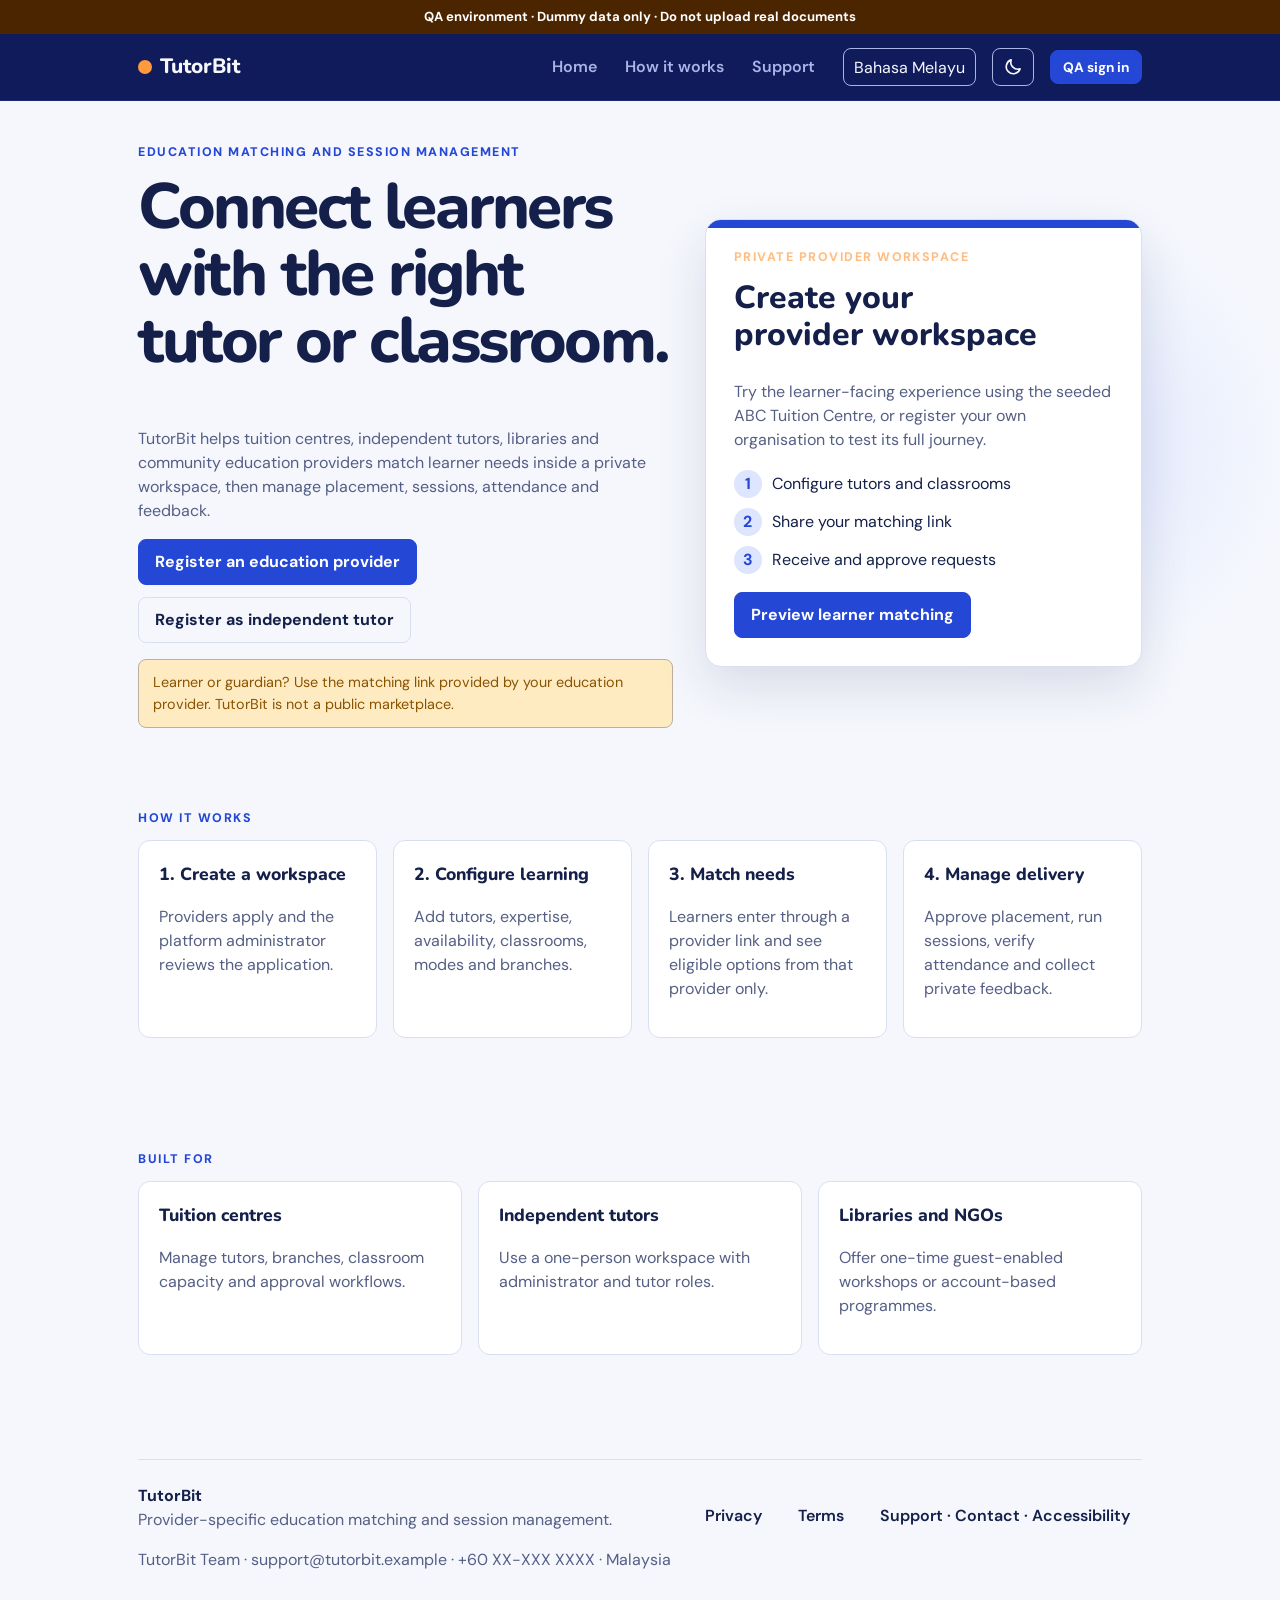
<file: index.html>
<!doctype html>
<html lang="en-GB">
<head>
  <meta charset="utf-8">
  <meta name="viewport" content="width=device-width,initial-scale=1">
  <meta name="description" content="TutorBit provider-specific education matching and session management.">
  <title>TutorBit QA</title>
  <link rel="preconnect" href="https://fonts.googleapis.com">
  <link rel="preconnect" href="https://fonts.gstatic.com" crossorigin>
  <link rel="stylesheet" href="https://fonts.googleapis.com/css2?family=DM+Sans:wght@400;500;600;700&family=Nunito:wght@700;800&display=swap">
  <link rel="stylesheet" href="assets/css/styles.css">
</head>
<body>
  <a class="skip" href="#app">Skip to content</a>
  <div id="qa-banner" class="qa-banner" role="status">QA environment · Dummy data only · Do not upload real documents</div>
  <div id="app" tabindex="-1"></div>
  <div id="modal" class="overlay" hidden></div>
  <div id="toast" class="toast" role="status" aria-live="polite"></div>
  <script type="module" src="assets/js/app.js"></script>
</body>
</html>
</file>
<file: assets/css/styles.css>
@layer reset,tokens,base,layout,components,utilities;
@layer tokens{:root{--bg:#F5F7FD;--surface:#FFFFFF;--surface2:#E7EBF8;--ink:#14204A;--muted:#555F85;--line:#D9DFF1;--accent:#2447D6;--accent-ink:#FFFFFF;--accent-soft:#DDE5FF;--nav:#101B5C;--nav-ink:#F5F7FD;--nav-muted:#A9B5E6;--nav-on:#1B2A78;--ok:#1E7B3A;--ok-soft:#D9F0DE;--warn:#8A5300;--warn-soft:#FFEBC2;--bad:#B3261E;--bad-soft:#FBE0DD;--hero-accent:#FF9A3D;--font-display:'Nunito','Trebuchet MS',sans-serif;--font-body:'DM Sans',system-ui,-apple-system,'Segoe UI',sans-serif;color-scheme:light}html[data-theme=dark]{--bg:#0C1226;--surface:#131B36;--surface2:#1B2547;--ink:#E8ECFA;--muted:#9AA6CC;--line:#27325C;--accent:#7C9BFF;--accent-ink:#0B1230;--accent-soft:#1C2B5E;--nav:#070B1A;--nav-ink:#E8ECFA;--nav-muted:#8D99C4;--nav-on:#141D3D;--ok:#7FD99A;--ok-soft:#173826;--warn:#FFB066;--warn-soft:#3A2A14;--bad:#FF9A92;--bad-soft:#40201E;color-scheme:dark}}
@layer reset{*{box-sizing:border-box}html{scroll-behavior:smooth}body{margin:0;background:var(--bg);color:var(--ink);font-family:var(--font-body);font-size:16px;line-height:1.5}button,input,select,textarea{font:inherit;color:inherit}button{cursor:pointer}img{max-width:100%}h1,h2,h3,p{margin-block-start:0}a{color:var(--accent)}:focus-visible{outline:3px solid var(--hero-accent);outline-offset:3px}}
@layer base{h1,h2,h3{font-family:var(--font-display);font-weight:800;text-wrap:balance}h1{font-size:clamp(2rem,5vw,4rem);line-height:1.04;letter-spacing:-.04em}h2{font-size:clamp(1.4rem,3vw,2rem);line-height:1.16}h3{font-size:1.1rem}.muted{color:var(--muted)}.eyebrow{text-transform:uppercase;letter-spacing:.12em;font-size:.78rem;font-weight:800;color:var(--accent)}.skip{position:fixed;left:1rem;top:-5rem;z-index:99;background:var(--surface);padding:.75rem 1rem;border-radius:8px}.skip:focus{top:1rem}.qa-banner{padding:.45rem 1rem;text-align:center;background:#4A2500;color:#fff;font-size:.82rem;font-weight:700}.demo-note{background:var(--warn-soft);color:var(--warn);border:1px solid color-mix(in srgb,var(--warn) 35%,var(--line));padding:12px 14px;border-radius:8px;font-size:.9rem}}
@layer layout{.topbar{position:sticky;top:0;z-index:20;background:var(--nav);color:var(--nav-ink);border-bottom:1px solid var(--nav-on)}.topbar-inner{max-width:1080px;margin:auto;padding:12px clamp(16px,3vw,40px);display:flex;align-items:center;gap:12px 16px;flex-wrap:wrap}.brand{border:0;background:none;color:var(--nav-ink);font-family:var(--font-display);font-weight:800;font-size:1.3rem;display:flex;align-items:center;gap:8px;padding:0}.brand::before{content:"";width:14px;height:14px;background:var(--hero-accent);border-radius:50%}.brand b{color:inherit}.nav{display:flex;gap:4px;margin-left:auto}.main{max-width:1080px;margin:auto;padding:32px clamp(16px,3vw,40px) 64px}.hero{display:grid;grid-template-columns:1.1fr .9fr;gap:32px;align-items:center;min-height:min(620px,78vh);position:relative}.hero::after{content:"";position:absolute;right:-12vw;top:10%;width:45vw;height:45vw;max-width:500px;max-height:500px;border-radius:50%;background:radial-gradient(circle,var(--accent-soft),transparent 68%);z-index:-1}.hero-card{background:var(--surface);color:var(--ink);border:1px solid var(--line);border-radius:16px;padding:28px;box-shadow:0 20px 50px rgba(20,32,74,.12);position:relative;overflow:hidden}.hero-card::before{content:"";position:absolute;inset:0 0 auto;height:8px;background:var(--accent)}.hero-card .muted{color:var(--muted)}.grid{display:grid;gap:16px}.g2{grid-template-columns:repeat(2,minmax(0,1fr))}.g3{grid-template-columns:repeat(3,minmax(0,1fr))}.g4{grid-template-columns:repeat(4,minmax(0,1fr))}.section{padding:56px 0}.app-shell{display:grid;grid-template-columns:248px minmax(0,1fr);min-height:calc(100vh - 34px)}.sidebar{background:var(--nav);color:var(--nav-ink);padding:24px 16px;display:flex;flex-direction:column;gap:24px;position:sticky;top:34px;height:calc(100vh - 34px);overflow:auto}.sidebar .brand{color:var(--nav-ink);width:100%;text-align:left}.side-nav{display:flex;flex-direction:column;gap:4px}.content{padding:32px clamp(16px,3vw,40px) 64px;min-width:0}.content-inner{max-width:1080px;margin:auto}.page-head{display:flex;justify-content:space-between;align-items:flex-end;gap:16px;flex-wrap:wrap;margin-bottom:24px}.footer{border-top:1px solid var(--line);padding:24px 0;margin-top:48px}.footer-links,.row,.split{display:flex;gap:12px;align-items:center;flex-wrap:wrap}.split{justify-content:space-between}@media(max-width:860px){.hero{grid-template-columns:1fr;min-height:auto;padding-top:24px}.hero::after{opacity:.45}.g3,.g4{grid-template-columns:repeat(2,minmax(0,1fr))}.app-shell{grid-template-columns:1fr}.sidebar{position:static;height:auto;padding:16px;gap:12px}.side-nav{flex-direction:row;overflow:auto}.side-nav .nav-btn{white-space:nowrap}.nav.desktop{display:none}}@media(max-width:580px){.g2,.g3,.g4{grid-template-columns:1fr}.main,.content{padding-inline:16px}.topbar-inner{flex-wrap:wrap}.hero-card{border-radius:12px}.topbar .lang{margin-left:auto}}}
@layer components{.btn{background:var(--accent);color:var(--accent-ink);border:1px solid var(--accent);border-radius:8px;padding:10px 16px;font-weight:700;text-decoration:none;display:inline-flex;align-items:center;justify-content:center;gap:6px}.btn:hover{filter:brightness(1.07)}.btn.secondary{background:transparent;color:var(--ink);border-color:var(--line)}.btn.secondary:hover{background:var(--surface2)}.btn.danger{background:var(--bad);border-color:var(--bad);color:#fff}.btn.small{font-size:.86rem;padding:6px 12px}.nav-btn{background:none;border:0;color:inherit;padding:9px 12px;border-radius:8px;font-weight:600;text-align:left}.topbar .nav-btn,.sidebar .nav-btn{color:var(--nav-muted)}.topbar .nav-btn:hover{color:var(--nav-ink);background:var(--nav-on)}.sidebar .nav-btn:hover,.sidebar .nav-btn.active{color:var(--nav-ink);background:var(--nav-on)}.sidebar .nav-btn.active{box-shadow:inset 3px 0 0 var(--hero-accent)}.lang,.theme-icon{border:1px solid var(--nav-muted);background:transparent;color:var(--nav-ink);border-radius:8px;min-width:40px;height:38px;padding:7px 10px;display:inline-grid;place-items:center}.theme-icon svg{width:20px;height:20px;fill:none;stroke:currentColor;stroke-width:2;stroke-linecap:round;stroke-linejoin:round}.theme-icon:hover,.lang:hover{background:var(--nav-on)}.card{background:var(--surface);border:1px solid var(--line);border-radius:12px;padding:20px}.stat{display:grid;gap:2px}.stat strong{font-family:var(--font-display);font-size:2rem;line-height:1.1}.pill{display:inline-block;padding:2px 10px;border-radius:99px;font-size:13px;font-weight:700;background:var(--surface2);text-transform:capitalize}.pill.ok{background:var(--ok-soft);color:var(--ok)}.pill.warn{background:var(--warn-soft);color:var(--warn)}.pill.bad{background:var(--bad-soft);color:var(--bad)}.field{display:grid;gap:6px}.field label{font-size:14px;font-weight:600}.field input,.field select,.field textarea{background:var(--surface);border:1px solid var(--line);border-radius:8px;padding:10px 12px;width:100%}.field small{color:var(--muted)}form.stack,.stack{display:grid;gap:16px}.table-wrap{overflow:auto;border:1px solid var(--line);border-radius:12px;background:var(--surface)}table{border-collapse:collapse;width:100%;min-width:650px;font-size:15px}th{text-align:left;font-size:13px;letter-spacing:.06em;text-transform:uppercase;color:var(--muted);font-weight:700;padding:12px 16px;border-bottom:1px solid var(--line);white-space:nowrap}td{padding:12px 16px;border-bottom:1px solid var(--line)}tr:last-child td{border-bottom:0}.empty{border:1px dashed var(--line);border-radius:12px;padding:32px;text-align:center;color:var(--muted)}.overlay{position:fixed;inset:0;z-index:50;background:rgba(10,12,18,.6);display:grid;place-items:center;padding:16px}.overlay[hidden]{display:none}.dialog{background:var(--surface);border:1px solid var(--line);border-radius:14px;padding:24px;width:min(620px,100%);max-height:90vh;overflow:auto}.toast{position:fixed;left:50%;bottom:24px;transform:translateX(-50%) translateY(20px);opacity:0;background:var(--ink);color:var(--bg);padding:10px 18px;border-radius:10px;font-weight:600;z-index:80;transition:.2s}.toast.show{opacity:1;transform:translateX(-50%)}.recommend{border-left:5px solid var(--accent)}.reason-list{display:flex;gap:8px;flex-wrap:wrap}.tabs{display:flex;gap:4px;border-bottom:1px solid var(--line);overflow:auto}.qa-tools{background:var(--accent-soft);border-color:var(--accent)}.notice{border-left:4px solid var(--warn);padding:12px 16px;background:var(--warn-soft)}.checklist{list-style:none;padding:0}.checklist li{padding:9px 0;border-bottom:1px solid var(--line)}.checklist input{width:auto;margin-right:8px}}
@layer utilities{.right{margin-left:auto}.mt{margin-top:16px}.center{text-align:center}.hidden{display:none!important}.w100{width:100%}.nowrap{white-space:nowrap}}
@media(prefers-reduced-motion:reduce){*{scroll-behavior:auto!important;transition:none!important}}
.workflow{display:grid;grid-template-columns:repeat(4,minmax(0,1fr));gap:12px}.workflow-step{display:flex;align-items:center;gap:10px;padding:12px;border:1px solid var(--line);border-radius:10px;background:var(--surface)}.workflow-step span{display:grid;place-items:center;width:28px;height:28px;border-radius:50%;background:var(--surface2);font-weight:800}.workflow-step.done{border-color:var(--ok);background:var(--ok-soft);color:var(--ok)}.workflow-step.done span{background:var(--ok);color:white}.qr-placeholder{width:150px;height:150px;border:10px double var(--ink);display:grid;place-items:center;text-align:center;background:repeating-conic-gradient(var(--ink) 0 25%,var(--surface) 0 50%) 0/20px 20px;color:var(--surface);text-shadow:0 1px 3px var(--ink);font-weight:800}.dialog hr{border:0;border-top:1px solid var(--line);width:100%}fieldset.field{border:1px solid var(--line);border-radius:8px;padding:12px}fieldset.field label{display:inline-flex;gap:8px;align-items:center;margin-right:10px}@media(max-width:850px){.workflow{grid-template-columns:repeat(2,minmax(0,1fr))}}@media(max-width:520px){.workflow{grid-template-columns:1fr}}
/* QA fixes from 22 Nov test report */
.brand{gap:0}.brand::before{margin-right:8px}.journey-list{display:grid;gap:10px;margin:18px 0}.journey-list span{display:flex;align-items:center;gap:10px}.journey-list b{width:28px;height:28px;border-radius:50%;display:grid;place-items:center;background:var(--accent-soft);color:var(--accent)}
.application-card{display:grid;gap:14px}.detail-grid{display:grid;grid-template-columns:repeat(2,minmax(0,1fr));gap:10px 18px}.detail-grid p{margin:0;padding:10px;background:var(--surface2);border-radius:8px}.qr-panel{display:flex;align-items:center;gap:20px;padding:16px;background:var(--surface2);border-radius:12px;width:max-content;max-width:100%}.qr-image{display:block;width:150px;height:150px;background:#fff;padding:6px;border-radius:8px}.qr-image.large{width:220px;height:220px;margin-inline:auto}.code-box{font-family:ui-monospace,monospace;font-size:1.2rem;font-weight:800;letter-spacing:.12em;background:var(--surface2);padding:10px;border-radius:8px}.attendance-grid{display:grid;gap:16px}.attendance-card{display:grid;gap:16px}.attendance-list{display:grid}.attendance-list label{display:flex;justify-content:space-between;align-items:center;gap:16px;padding:12px;border-top:1px solid var(--line)}.attendance-list label span{display:grid}.attendance-list small{color:var(--muted)}.attendance-list select{width:auto;min-width:130px}.learner-card{position:relative;transition:border-color .15s,box-shadow .15s,transform .15s}.learner-card.selected{border:2px solid var(--accent);box-shadow:0 0 0 4px var(--accent-soft);transform:translateY(-2px)}.selected-learner-summary{display:block;margin-top:10px;padding:8px;border-radius:8px;background:var(--nav-on);color:var(--nav-ink)}.selected-context{display:flex;align-items:center;gap:12px;flex-wrap:wrap;margin-top:14px;padding:12px;border:2px solid var(--accent);border-radius:10px;background:var(--accent-soft)}.selected-context span{color:var(--muted)}.availability-row{display:flex;justify-content:space-between;align-items:center;gap:12px;padding:12px 0;border-top:1px solid var(--line)}
@media(max-width:620px){.detail-grid{grid-template-columns:1fr}.qr-panel{align-items:flex-start;flex-direction:column;width:100%}.attendance-list label{align-items:flex-start;flex-direction:column}.attendance-list select{width:100%}}
</file>
